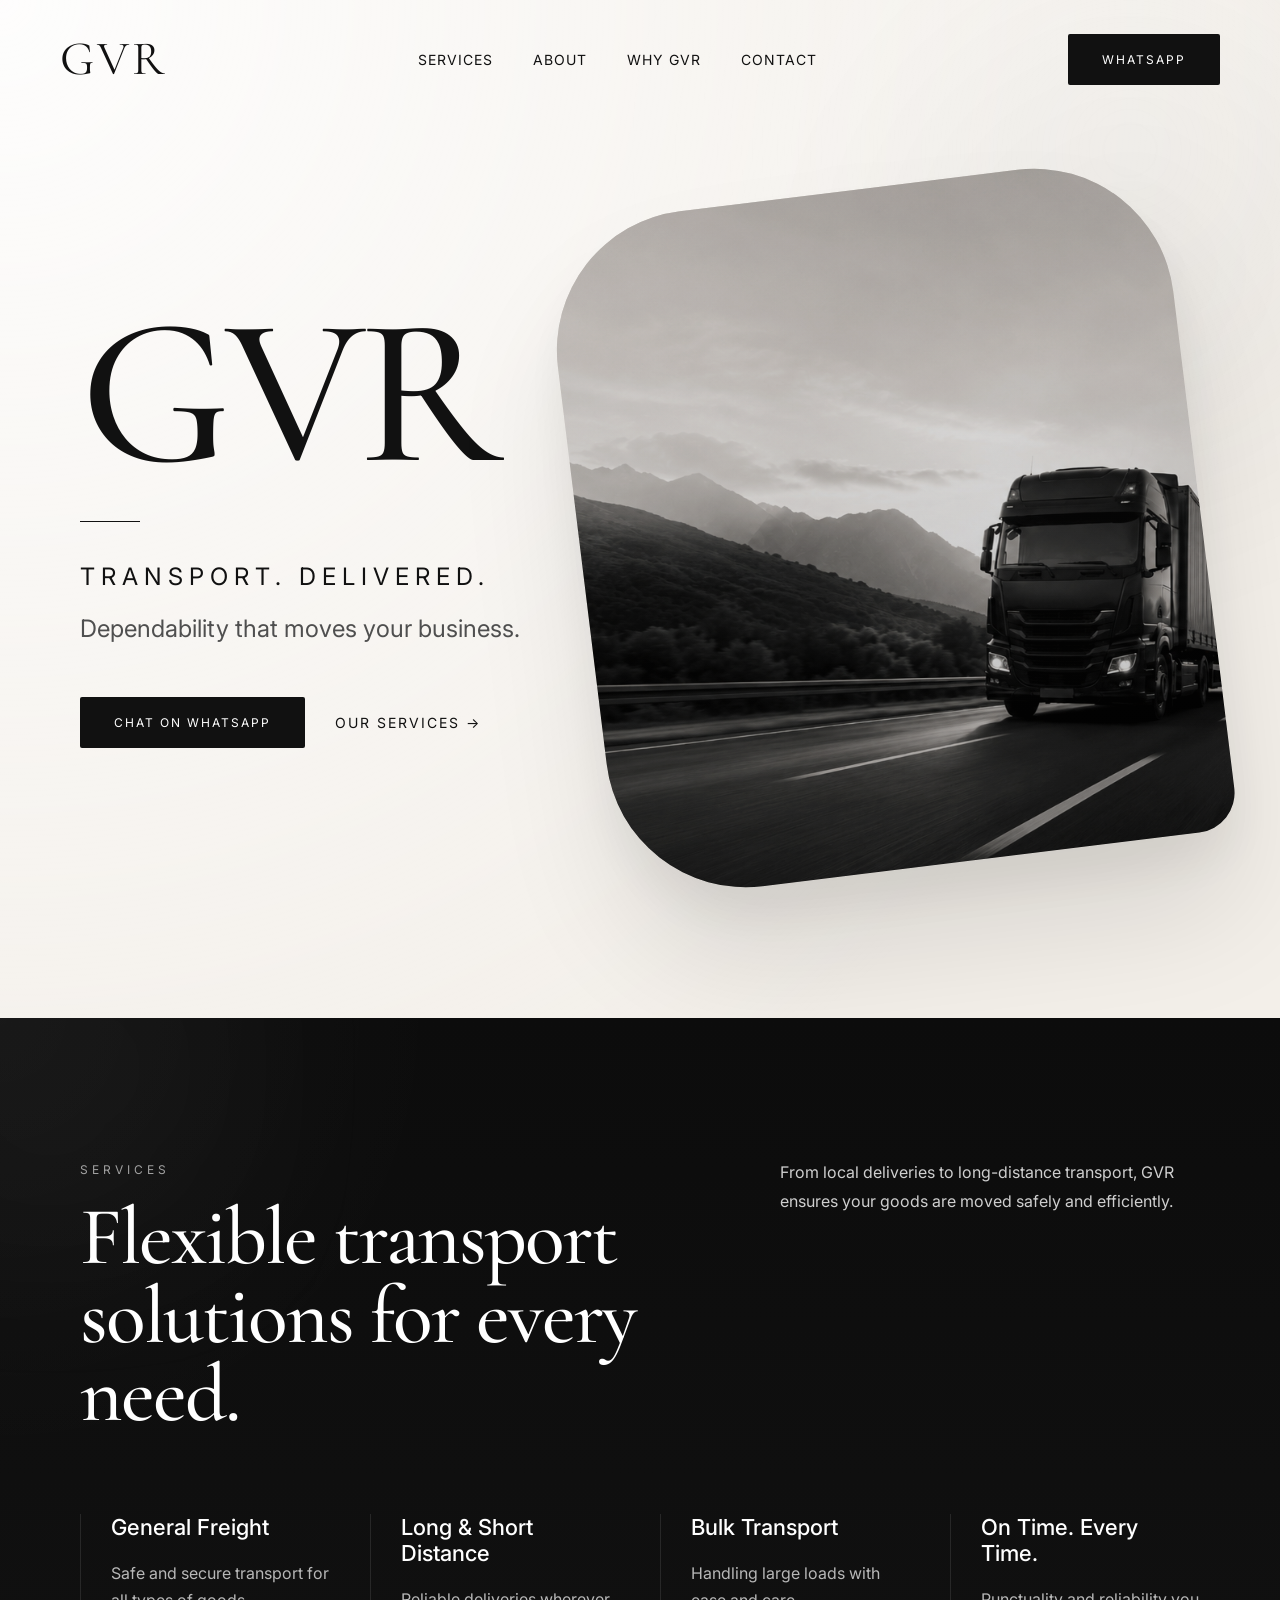
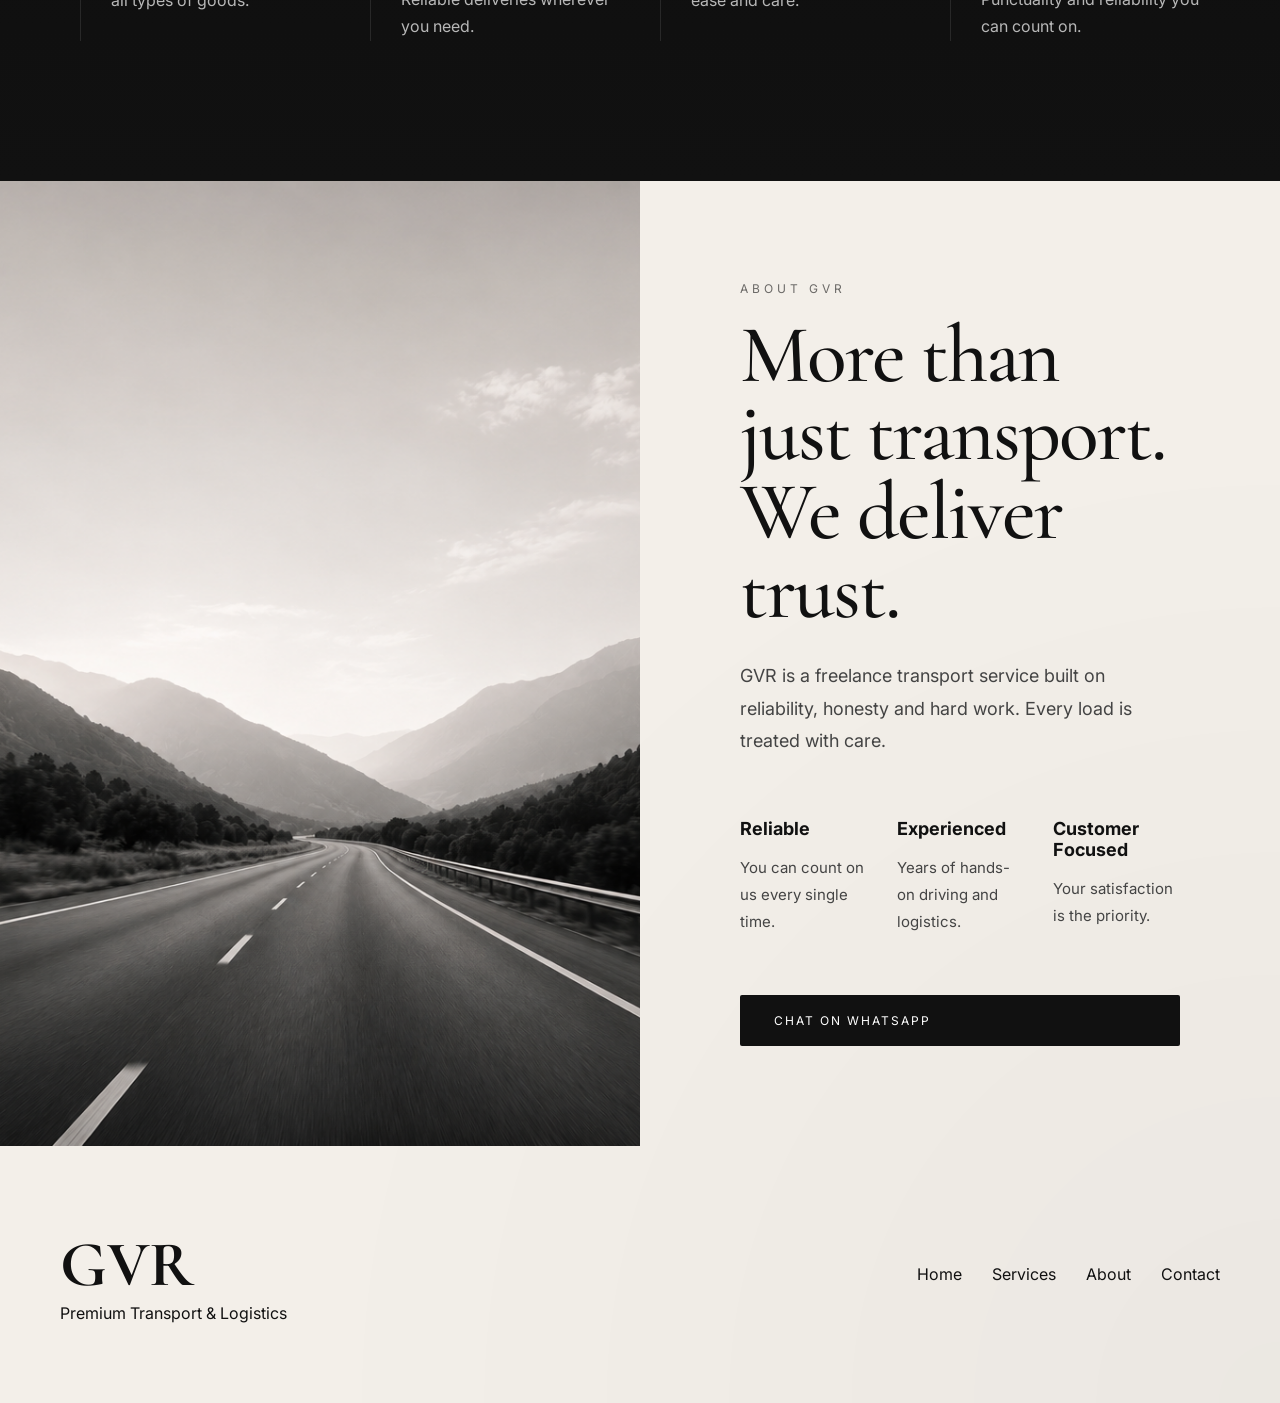
<file: index.html>
<!DOCTYPE html>
<html lang="en">
<head>
  <meta charset="UTF-8" />
  <meta name="viewport" content="width=device-width, initial-scale=1.0" />
  <title>GVR — Premium Transport</title>
  <link rel="stylesheet" href="style.css" />
  <link rel="preconnect" href="https://fonts.googleapis.com">
  <link rel="preconnect" href="https://fonts.gstatic.com" crossorigin>
  <link href="https://fonts.googleapis.com/css2?family=Cormorant+Garamond:wght@400;500;600;700&family=Inter:wght@300;400;500;600&display=swap" rel="stylesheet">
</head>
<body>

  <div class="ambient-light"></div>
  
<header class="navbar">
  <div class="logo">GVR</div>

  <nav>
    <a href="index.html">Services</a>
    <a href="about.html">About</a>
    <a href="services.html">Why GVR</a>
    <a href="contact.html">Contact</a>
  </nav>

  <a class="whatsapp-btn" href="https://wa.me/32000000000">
    WhatsApp
  </a>
</header>

<section class="hero">
  <div class="hero-left">
    <h1>GVR</h1>

    <div class="line"></div>

    <p class="hero-subtitle">
      TRANSPORT. DELIVERED.
    </p>

    <p class="hero-text">
      Dependability that moves your business.
    </p>

    <div class="hero-buttons">
      <a class="primary-btn" href="https://wa.me/32000000000">
        Chat On WhatsApp
      </a>

      <a class="secondary-btn" href="services.html">
        Our Services →
      </a>
    </div>
  </div>

  <div class="hero-right">
    <div class="hero-shape">
      <img src="images/hero-truck.jpg" alt="Truck" />
    </div>
  </div>
</section>

<section class="services-section">
  <div class="services-header">
    <div>
      <span class="section-label">SERVICES</span>
      <h2>
        Flexible transport
        solutions for every need.
      </h2>
    </div>

    <p>
      From local deliveries to long-distance transport,
      GVR ensures your goods are moved safely and efficiently.
    </p>
  </div>

  <div class="service-grid">

    <div class="service-card">
      <h3>General Freight</h3>
      <p>
        Safe and secure transport for all types of goods.
      </p>
    </div>

    <div class="service-card">
      <h3>Long & Short Distance</h3>
      <p>
        Reliable deliveries wherever you need.
      </p>
    </div>

    <div class="service-card">
      <h3>Bulk Transport</h3>
      <p>
        Handling large loads with ease and care.
      </p>
    </div>

    <div class="service-card">
      <h3>On Time. Every Time.</h3>
      <p>
        Punctuality and reliability you can count on.
      </p>
    </div>

  </div>
</section>

<section class="about-preview">

  <div class="about-image">
    <img src="images/road-image.jpg" alt="Road" />
  </div>

  <div class="about-content">
    <span class="section-label">ABOUT GVR</span>

    <h2>
      More than just transport.
      We deliver trust.
    </h2>

    <p>
      GVR is a freelance transport service built on reliability,
      honesty and hard work. Every load is treated with care.
    </p>

    <div class="stats-row">
      <div>
        <h4>Reliable</h4>
        <p>You can count on us every single time.</p>
      </div>

      <div>
        <h4>Experienced</h4>
        <p>Years of hands-on driving and logistics.</p>
      </div>

      <div>
        <h4>Customer Focused</h4>
        <p>Your satisfaction is the priority.</p>
      </div>
    </div>

    <a class="primary-btn" href="contact.html">
      Chat On WhatsApp
    </a>
  </div>
</section>

<footer>
  <div>
    <h2>GVR</h2>
    <p>Premium Transport & Logistics</p>
  </div>

  <div class="footer-links">
    <a href="index.html">Home</a>
    <a href="services.html">Services</a>
    <a href="about.html">About</a>
    <a href="contact.html">Contact</a>
  </div>
</footer>

<script src="script.js"></script>
</body>
</html>
</file>
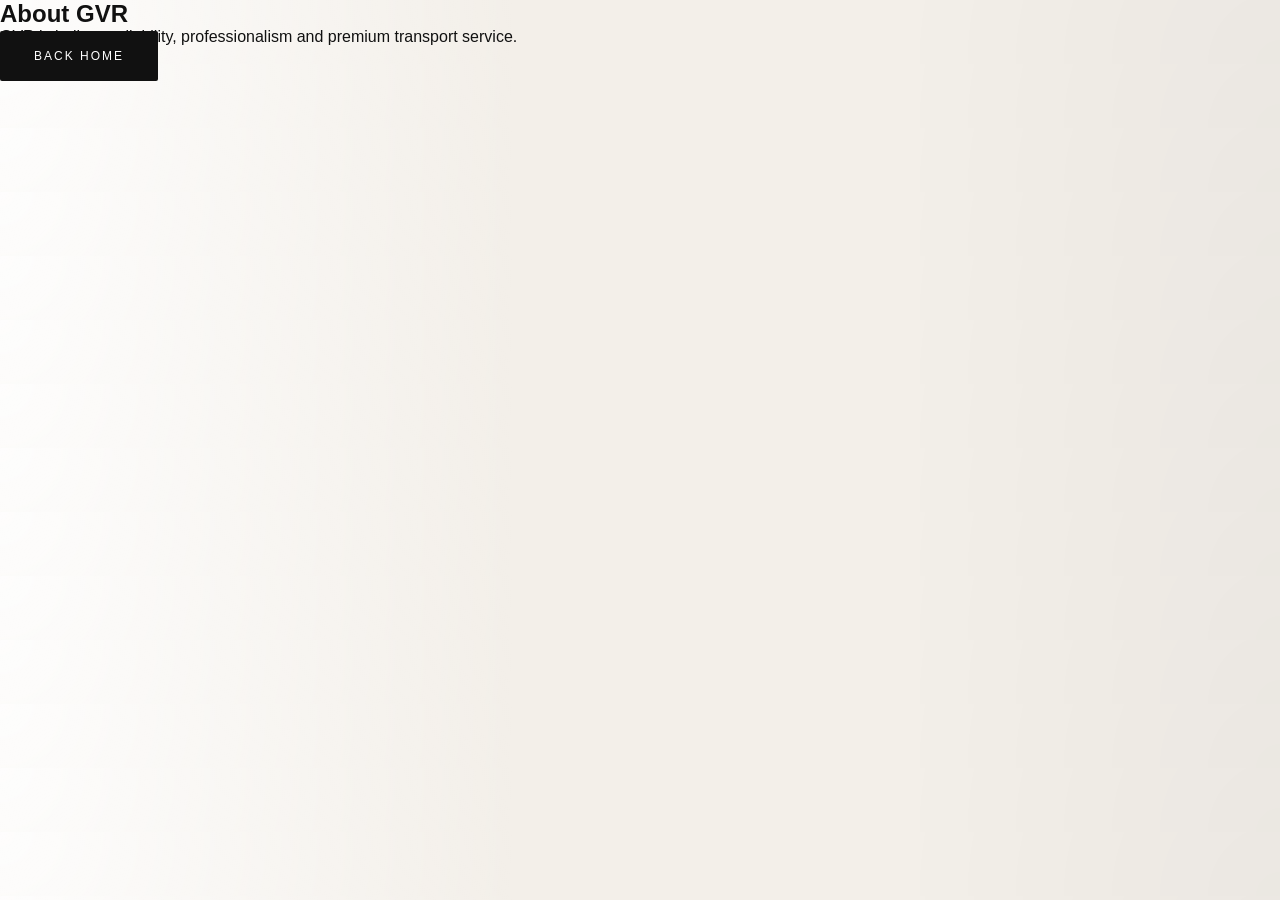
<file: about.html>
<!DOCTYPE html>
<html lang="en">
<head>
  <meta charset="UTF-8">
  <meta name="viewport" content="width=device-width, initial-scale=1.0">
  <title>About GVR</title>
  <link rel="stylesheet" href="style.css">
</head>
<body>

<section class="simple-page">
  <h1>About GVR</h1>

  <p>
    GVR is built on reliability, professionalism and premium transport service.
  </p>

  <a class="primary-btn" href="index.html">Back Home</a>
</section>

</body>
</html>
</file>
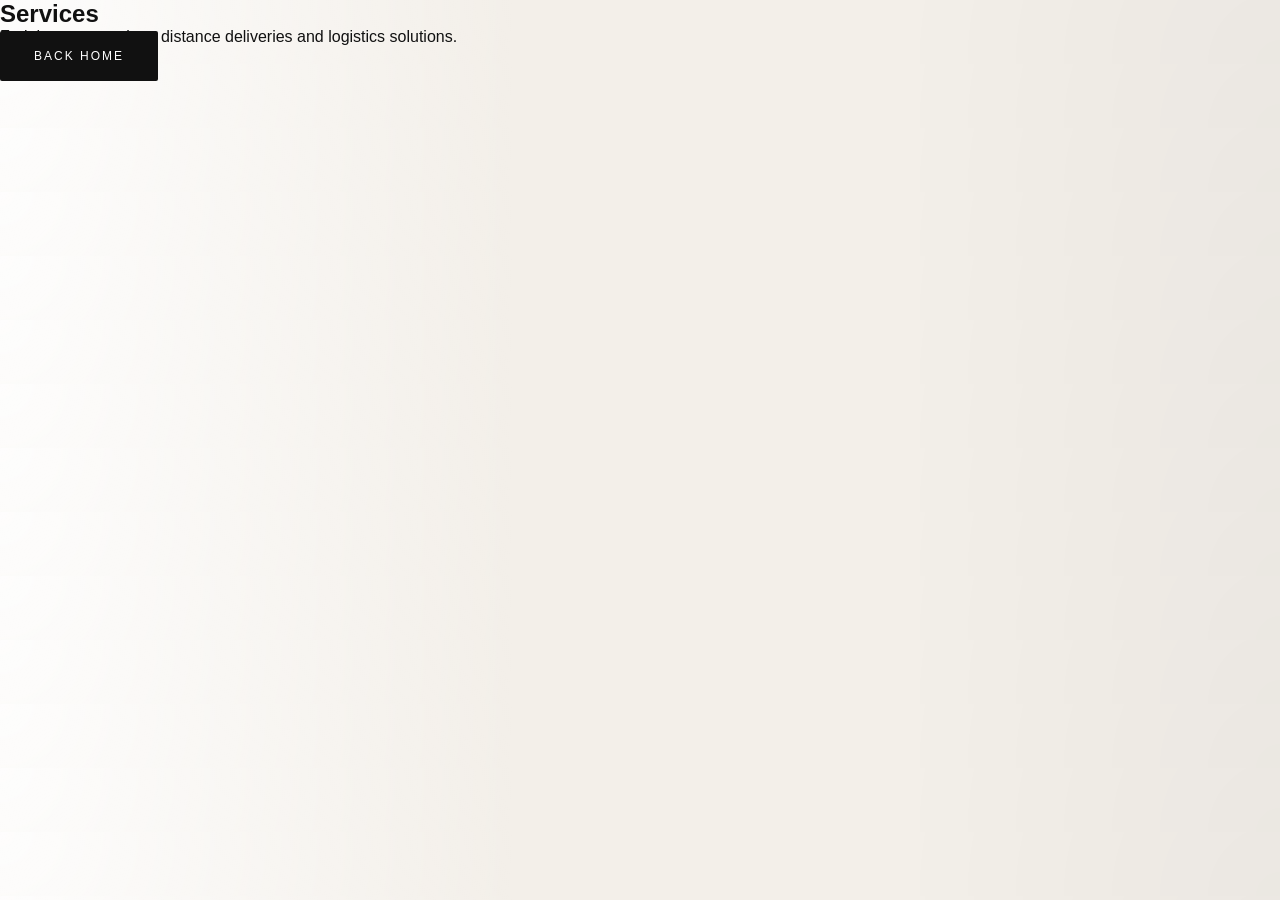
<file: services.html>
<!DOCTYPE html>
<html lang="en">
<head>
  <meta charset="UTF-8">
  <meta name="viewport" content="width=device-width, initial-scale=1.0">
  <title>Services — GVR</title>
  <link rel="stylesheet" href="style.css">
</head>
<body>

<section class="simple-page">
  <h1>Services</h1>

  <p>
    Freight transport, long distance deliveries and logistics solutions.
  </p>

  <a class="primary-btn" href="index.html">Back Home</a>
</section>

</body>
</html>
</file>
<file: style.css>
* {
  margin: 0;
  padding: 0;
  box-sizing: border-box;
}

body {
  background:
    radial-gradient(circle at top left, rgba(255,255,255,0.9), transparent 40%),
    radial-gradient(circle at bottom right, rgba(0,0,0,0.03), transparent 30%),
    #f3efe9;

  color: #111111;
  font-family: 'Inter', sans-serif;
  overflow-x: hidden;
  position: relative;
}

/* subtle luxury grain */
body::before {
  content: "";
  position: fixed;
  inset: 0;
  background-image:
    url("https://www.transparenttextures.com/patterns/noise.png");
  opacity: 0.025;
  pointer-events: none;
  z-index: 9999;
}

img {
  width: 100%;
  display: block;
}

.navbar {
  display: flex;
  justify-content: space-between;
  align-items: center;
  padding: 30px 60px;
}

.logo {
  font-size: 48px;
  font-family: 'Cormorant Garamond', serif;
  letter-spacing: 3px;
}

nav {
  display: flex;
  gap: 40px;
}

nav a {
  text-decoration: none;
  color: #111;
  font-size: 14px;
  text-transform: uppercase;
  letter-spacing: 1px;
}

.whatsapp-btn,
.primary-btn {
  background: #111;
  color: white;
  text-decoration: none;
  padding: 18px 34px;
  border-radius: 2px;
  font-size: 12px;
  letter-spacing: 2px;
  text-transform: uppercase;
  transition: all 0.4s ease;
  position: relative;
  overflow: hidden;
}

.primary-btn::before {
  content: "";
  position: absolute;
  inset: 0;
  background:
    linear-gradient(
      120deg,
      transparent,
      rgba(255,255,255,0.08),
      transparent
    );

  transform: translateX(-100%);
  transition: 0.8s;
}

.primary-btn:hover::before {
  transform: translateX(100%);
}

.whatsapp-btn:hover,
.primary-btn:hover {
  opacity: 0.85;
}

.hero {
  display: grid;
  gap: 60px;
  grid-template-columns: 1fr 1fr;
  align-items: center;
  padding: 60px 80px 140px;
  min-height: 100vh;
  position: relative;
}

.hero::before {
  content: "";
  position: absolute;
  right: -200px;
  top: -200px;
  width: 700px;
  height: 700px;
  background: radial-gradient(circle, rgba(0,0,0,0.05), transparent 70%);
  z-index: -1;
  filter: blur(40px);
}

.hero-left h1 {
  font-size: 210px;
  font-family: 'Cormorant Garamond', serif;
  font-weight: 500;
  line-height: 0.82;
  letter-spacing: -6px;
  color: #111;
  text-rendering: geometricPrecision;
}

.line {
  width: 60px;
  height: 1px;
  background: #111;
  margin: 40px 0;
}

.hero-subtitle {
  font-size: 24px;
  letter-spacing: 6px;
  margin-bottom: 20px;
}

.hero-text {
  font-size: 24px;
  color: #4f4f4f;
  max-width: 500px;
  line-height: 1.5;
}

.hero-buttons {
  display: flex;
  align-items: center;
  gap: 30px;
  margin-top: 50px;
}

.secondary-btn {
  text-decoration: none;
  color: #111;
  letter-spacing: 2px;
  text-transform: uppercase;
  font-size: 14px;
}

.hero-right {
  display: flex;
  justify-content: center;
  align-items: center;
  position: relative;
}

.hero-right::before {
  content: "";
  position: absolute;

  width: 700px;
  height: 700px;

  background:
    radial-gradient(circle,
    rgba(0,0,0,0.05),
    transparent 70%);

  filter: blur(60px);

  z-index: -1;
}

.hero-shape {
  width: 620px;
  height: 680px;

  overflow: hidden;
  position: relative;

  border-radius:
    140px 140px 40px 140px;

  transform: rotate(-7deg);

  background: #d9d5cf;

  box-shadow:
    0 80px 120px rgba(0,0,0,0.10),
    0 30px 50px rgba(0,0,0,0.06);
}


.hero-shape img {
  width: 118%;
  height: 118%;
  object-fit: cover;

  transform:
    rotate(7deg)
    scale(1.03)
    translate(-30px, -10px);

  filter:
    brightness(0.9)
    contrast(1.02)
    saturate(0.82);
}

.hero-shape::after {
  content: "";
  position: absolute;
  inset: 0;

  background:
    linear-gradient(
      to bottom,
      rgba(255,255,255,0.04),
      rgba(0,0,0,0.18)
    );

  pointer-events: none;
}

.services-section {
  background:
    radial-gradient(circle at top left, rgba(255,255,255,0.03), transparent 30%),
    linear-gradient(to bottom, #0c0c0c, #111111);

  color: white;
  padding: 140px 80px;
  position: relative;
  overflow: hidden;
}

.services-section::before {
  content: "";
  position: absolute;
  top: -200px;
  left: -200px;
  width: 500px;
  height: 500px;

  background:
    radial-gradient(circle, rgba(255,255,255,0.03), transparent);

  filter: blur(60px);
}

.services-header {
  display: flex;
  justify-content: space-between;
  gap: 80px;
  margin-bottom: 80px;
}

.section-label {
  font-size: 12px;
  letter-spacing: 4px;
  opacity: 0.6;
}

.services-header h2,
.about-content h2 {
  font-family: 'Cormorant Garamond', serif;
  font-size: 82px;
  line-height: 0.96;
  margin-top: 20px;
  max-width: 700px;
  font-weight: 500;
  letter-spacing: -2px;
}

.services-header p {
  max-width: 420px;
  line-height: 1.8;
  opacity: 0.8;
}

.service-grid {
  display: grid;
  grid-template-columns: repeat(4, 1fr);
  gap: 40px;
}

.service-card {
  border-left: 1px solid rgba(255,255,255,0.1);
  padding-left: 30px;
}

.service-card h3 {
  margin-bottom: 20px;
  font-size: 22px;
  font-weight: 500;
}

.service-card p {
  opacity: 0.7;
  line-height: 1.7;
}

.about-preview {
  display: grid;
  grid-template-columns: 1fr 1fr;
  min-height: 800px;
}

.about-image {
  overflow: hidden;
}

.about-image img {
  height: 100%;
  object-fit: cover;
}

.about-content {
  padding: 100px;
  display: flex;
  flex-direction: column;
  justify-content: center;
}

.about-content p {
  margin-top: 30px;
  font-size: 18px;
  line-height: 1.8;
  color: #444;
}

.stats-row {
  display: grid;
  grid-template-columns: repeat(3,1fr);
  gap: 30px;
  margin: 60px 0;
}

.stats-row h4 {
  margin-bottom: 15px;
  font-size: 18px;
}

.stats-row p {
  margin: 0;
  font-size: 15px;
}

footer {
  padding: 80px 60px;
  display: flex;
  justify-content: space-between;
  align-items: center;
}

footer h2 {
  font-family: 'Cormorant Garamond', serif;
  font-size: 64px;
}

.footer-links {
  display: flex;
  gap: 30px;
}

.footer-links a {
  text-decoration: none;
  color: #111;
}

@media(max-width: 1100px) {

  .hero,
  .about-preview,
  .services-header {
    grid-template-columns: 1fr;
    display: grid;
  }

  .service-grid {
    grid-template-columns: repeat(2,1fr);
  }

  .hero-left h1 {
    font-size: 120px;
  }

  .services-header h2,
  .about-content h2 {
    font-size: 54px;
  }
}

@media(max-width: 768px) {

  .navbar,
  .hero,
  .services-section,
  footer {
    padding-left: 25px;
    padding-right: 25px;
  }

  nav {
    display: none;
  }

  .hero-left h1 {
    font-size: 92px;
  }

  .hero-subtitle {
    font-size: 18px;
  }

  .hero-text {
    font-size: 18px;
  }

  .service-grid,
  .stats-row {
    grid-template-columns: 1fr;
  }

  .about-content {
    padding: 60px 25px;
  }

  .services-header h2,
  .about-content h2 {
    font-size: 42px;
  }

  footer {
    flex-direction: column;
    gap: 40px;
    align-items: flex-start;
  }
}

.hidden {
  opacity: 0;
  transform: translateY(40px);
  transition: all 1s ease;
}

.show {
  opacity: 1;
  transform: translateY(0);
}

.hero-left,
.hero-right,
.service-card,
.about-content {
  animation: fadeLuxury 1.4s ease forwards;
}

@keyframes fadeLuxury {
  from {
    opacity: 0;
    transform: translateY(40px);
  }

  to {
    opacity: 1;
    transform: translateY(0);
  }
}

.ambient-light {
  position: fixed;
  top: -200px;
  right: -200px;

  width: 700px;
  height: 700px;

  background:
    radial-gradient(circle,
    rgba(255,255,255,0.45),
    transparent 70%);

  filter: blur(100px);

  pointer-events: none;
  z-index: -1;
}
</file>
